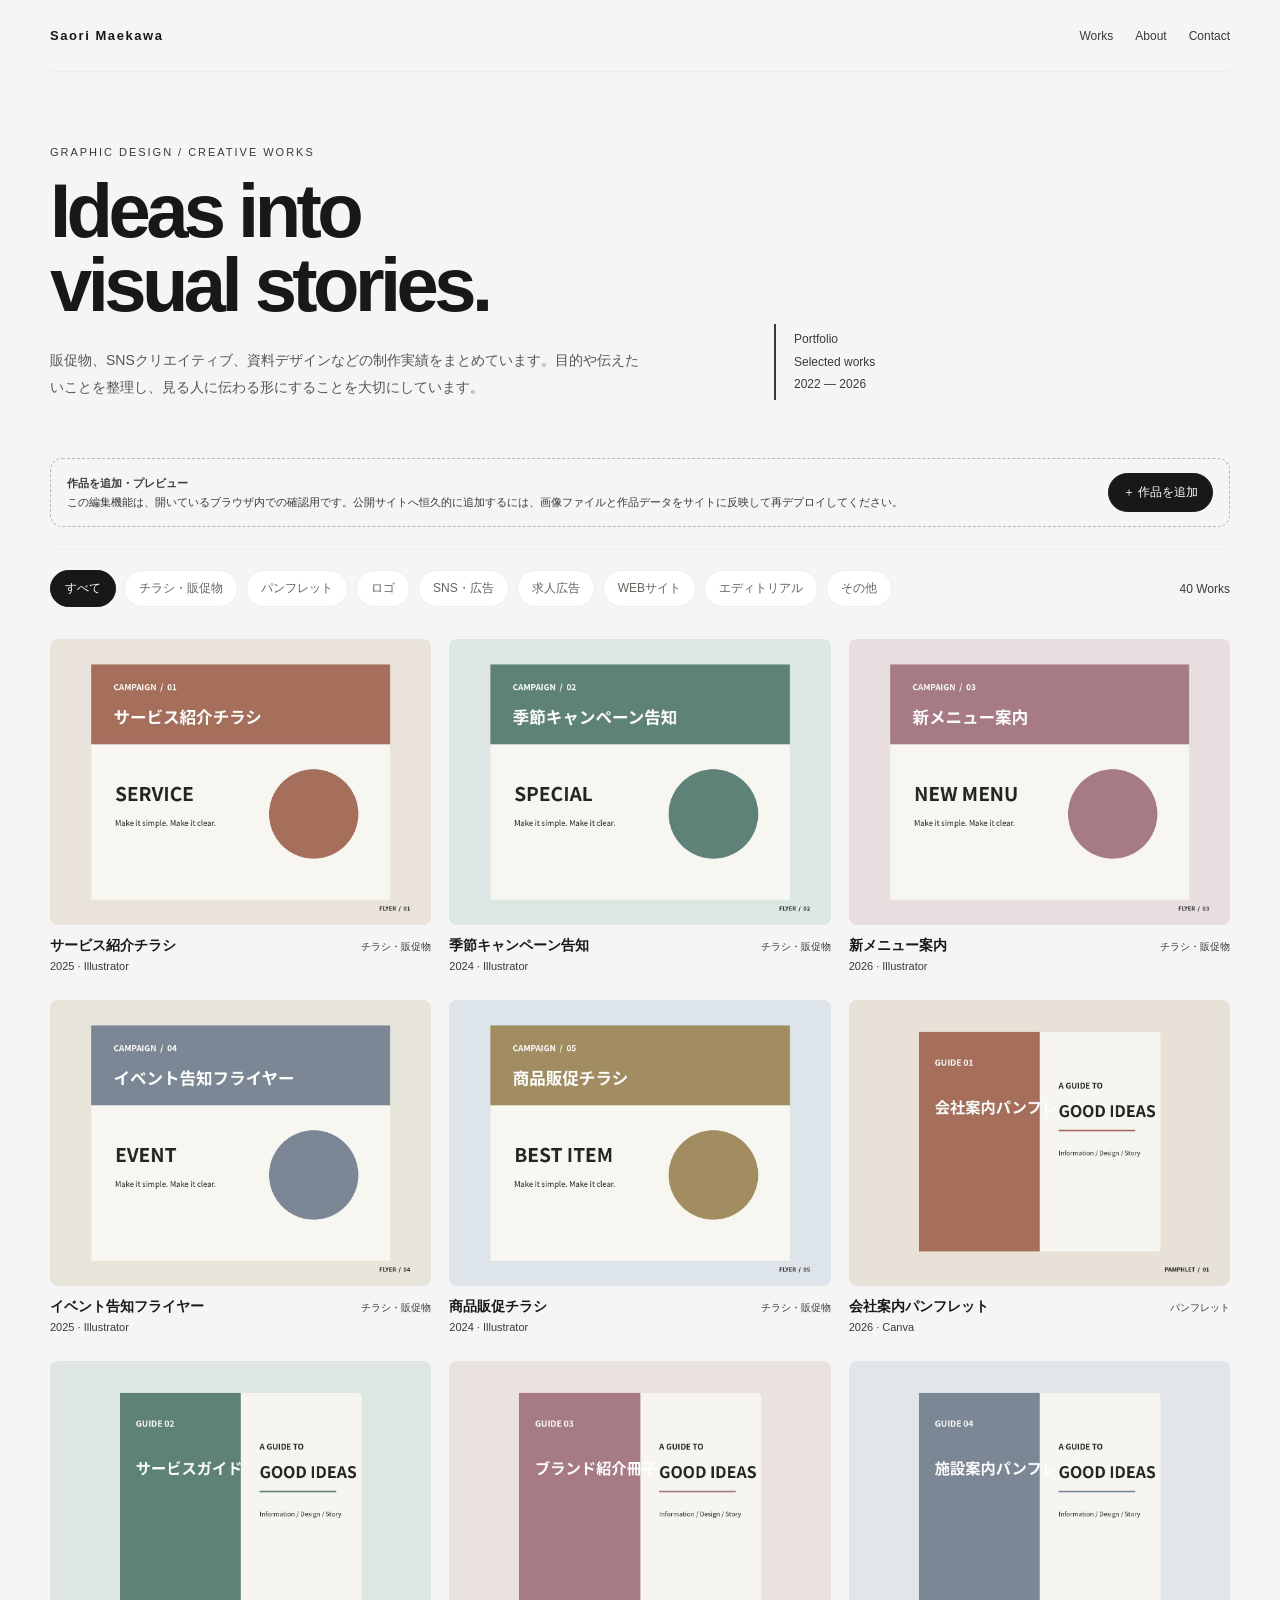
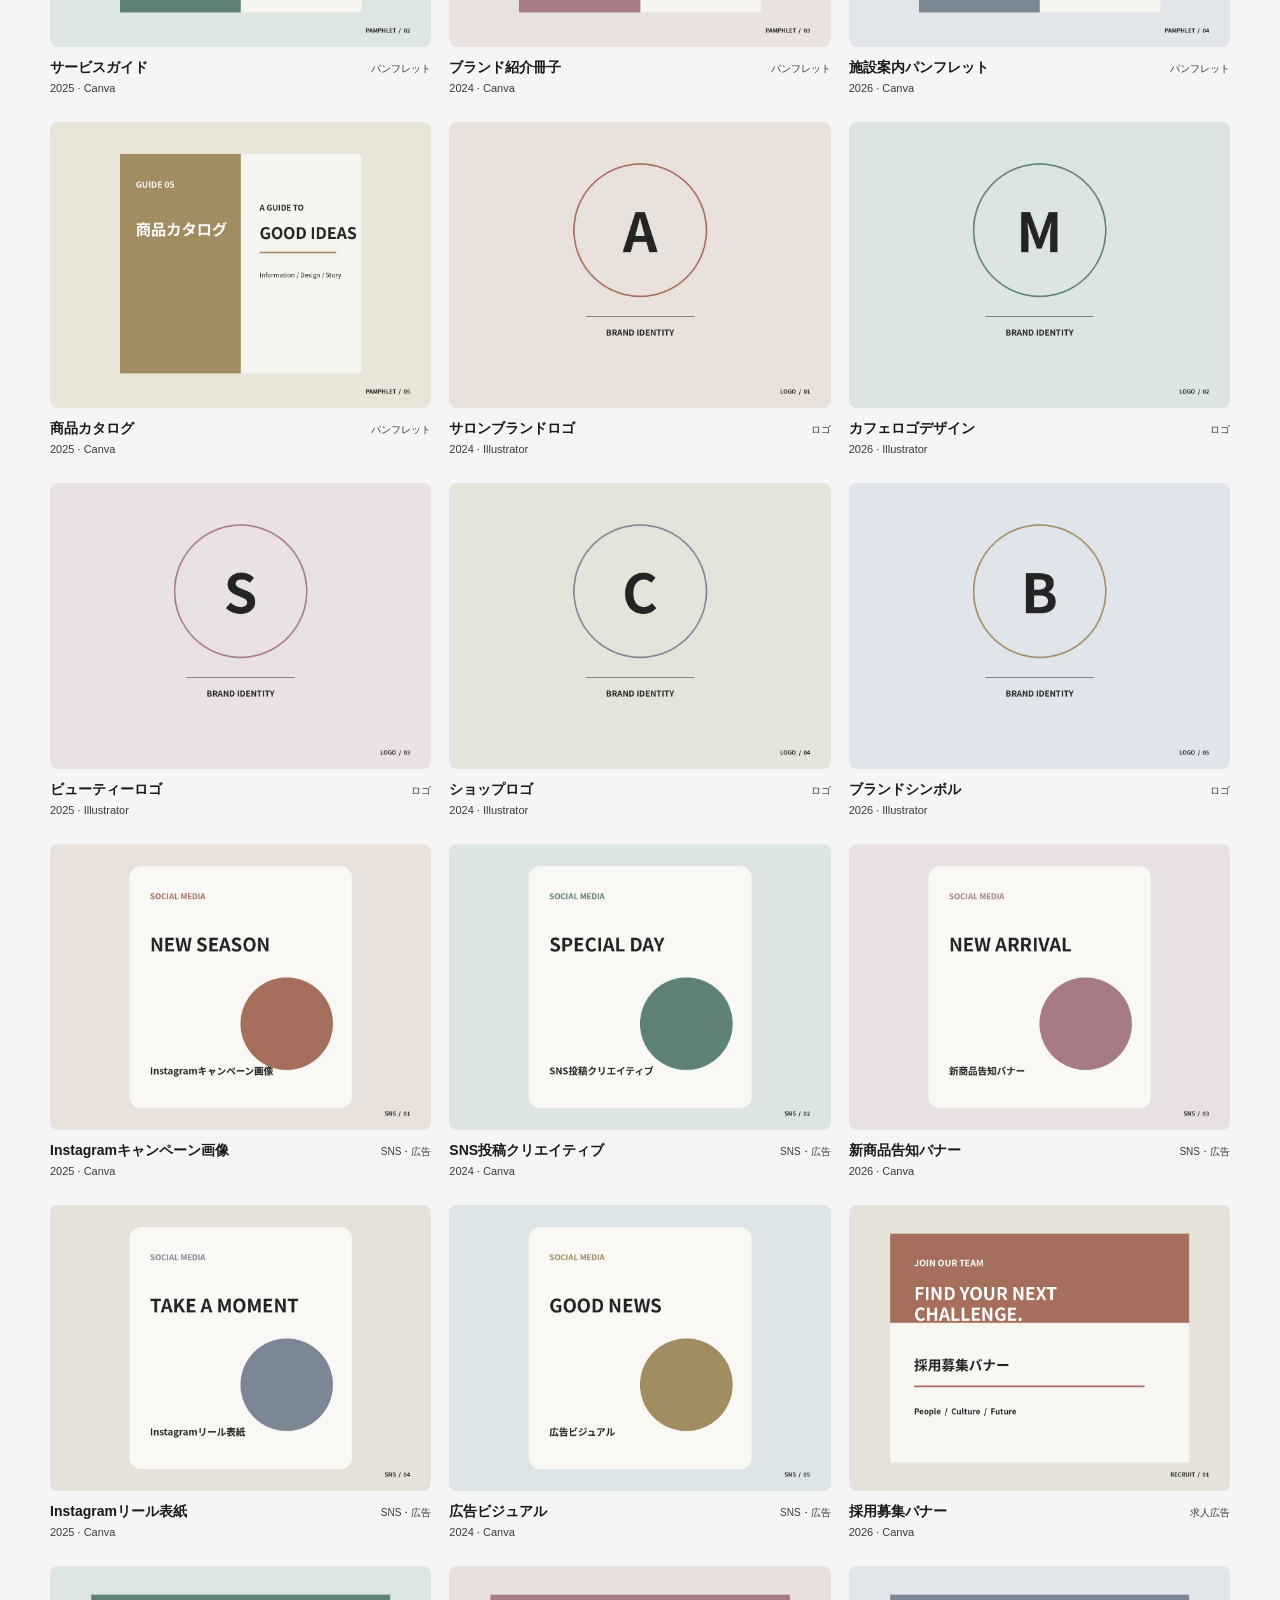
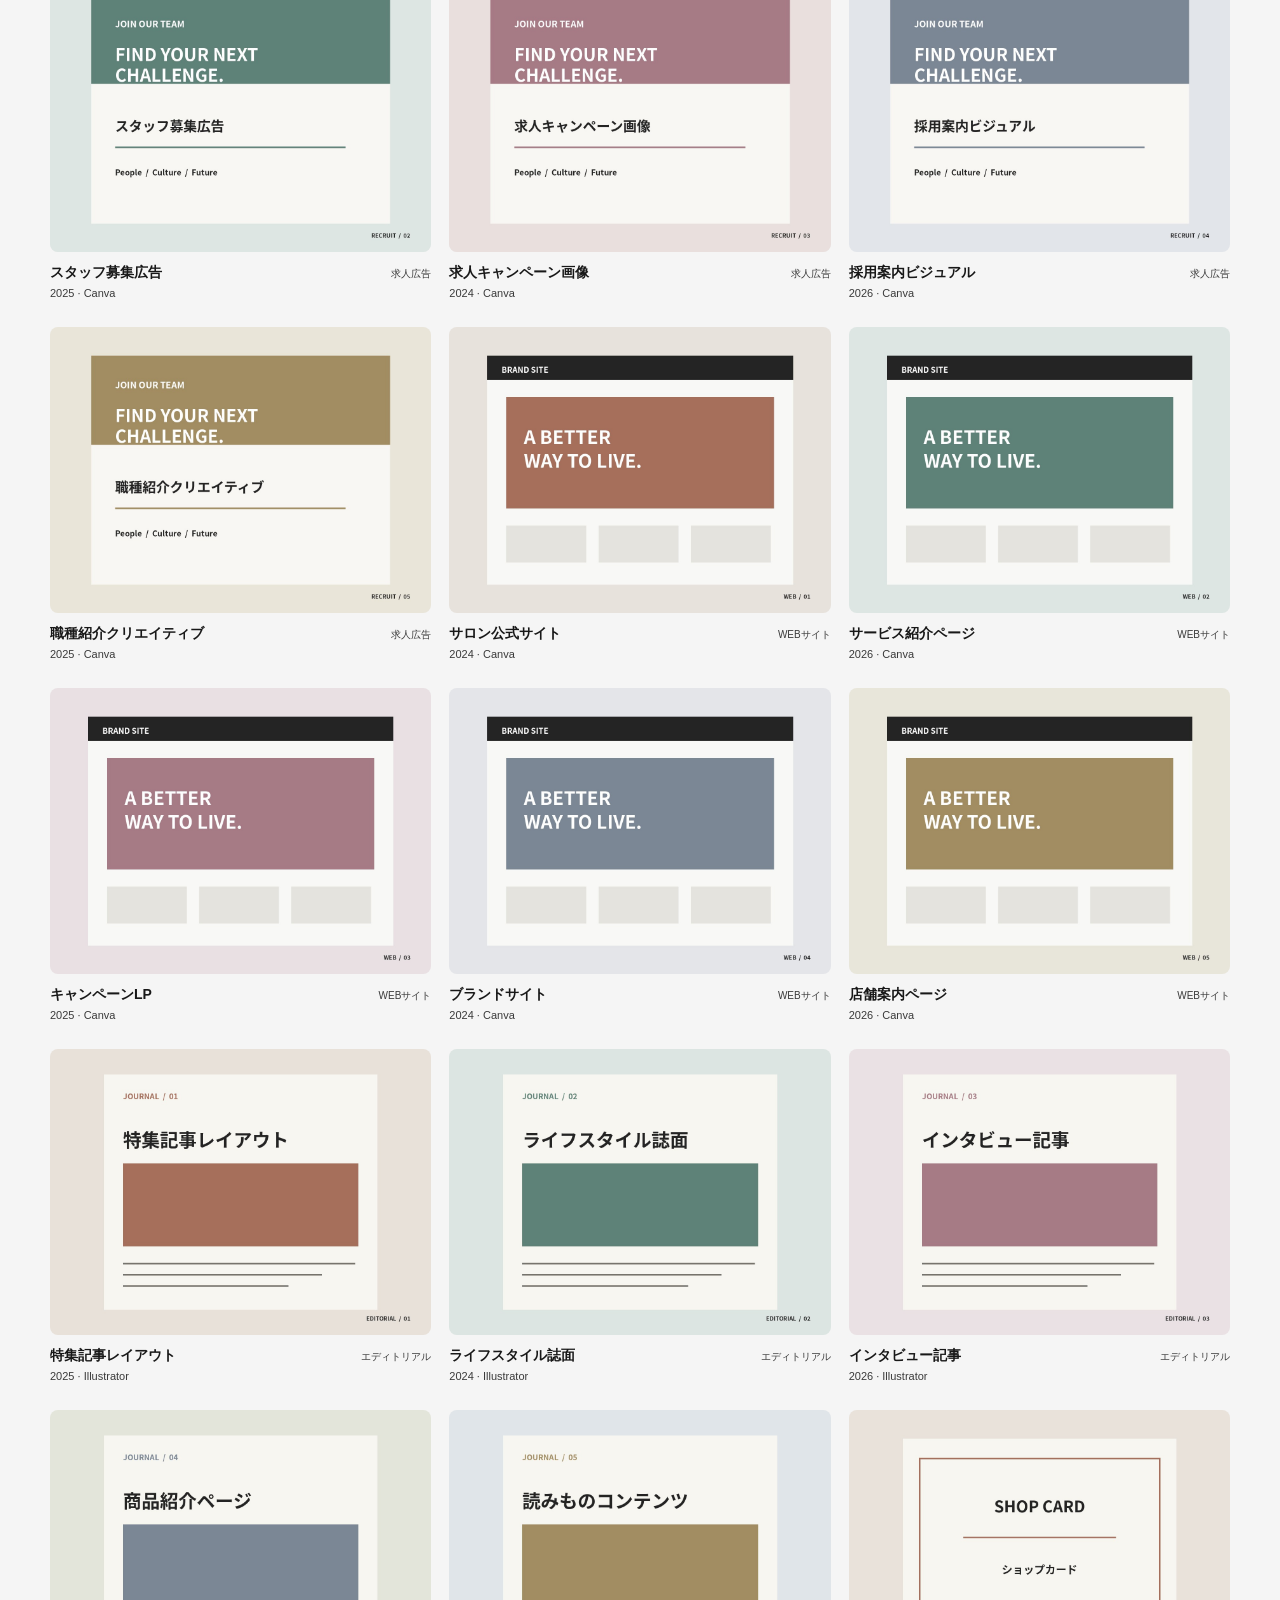
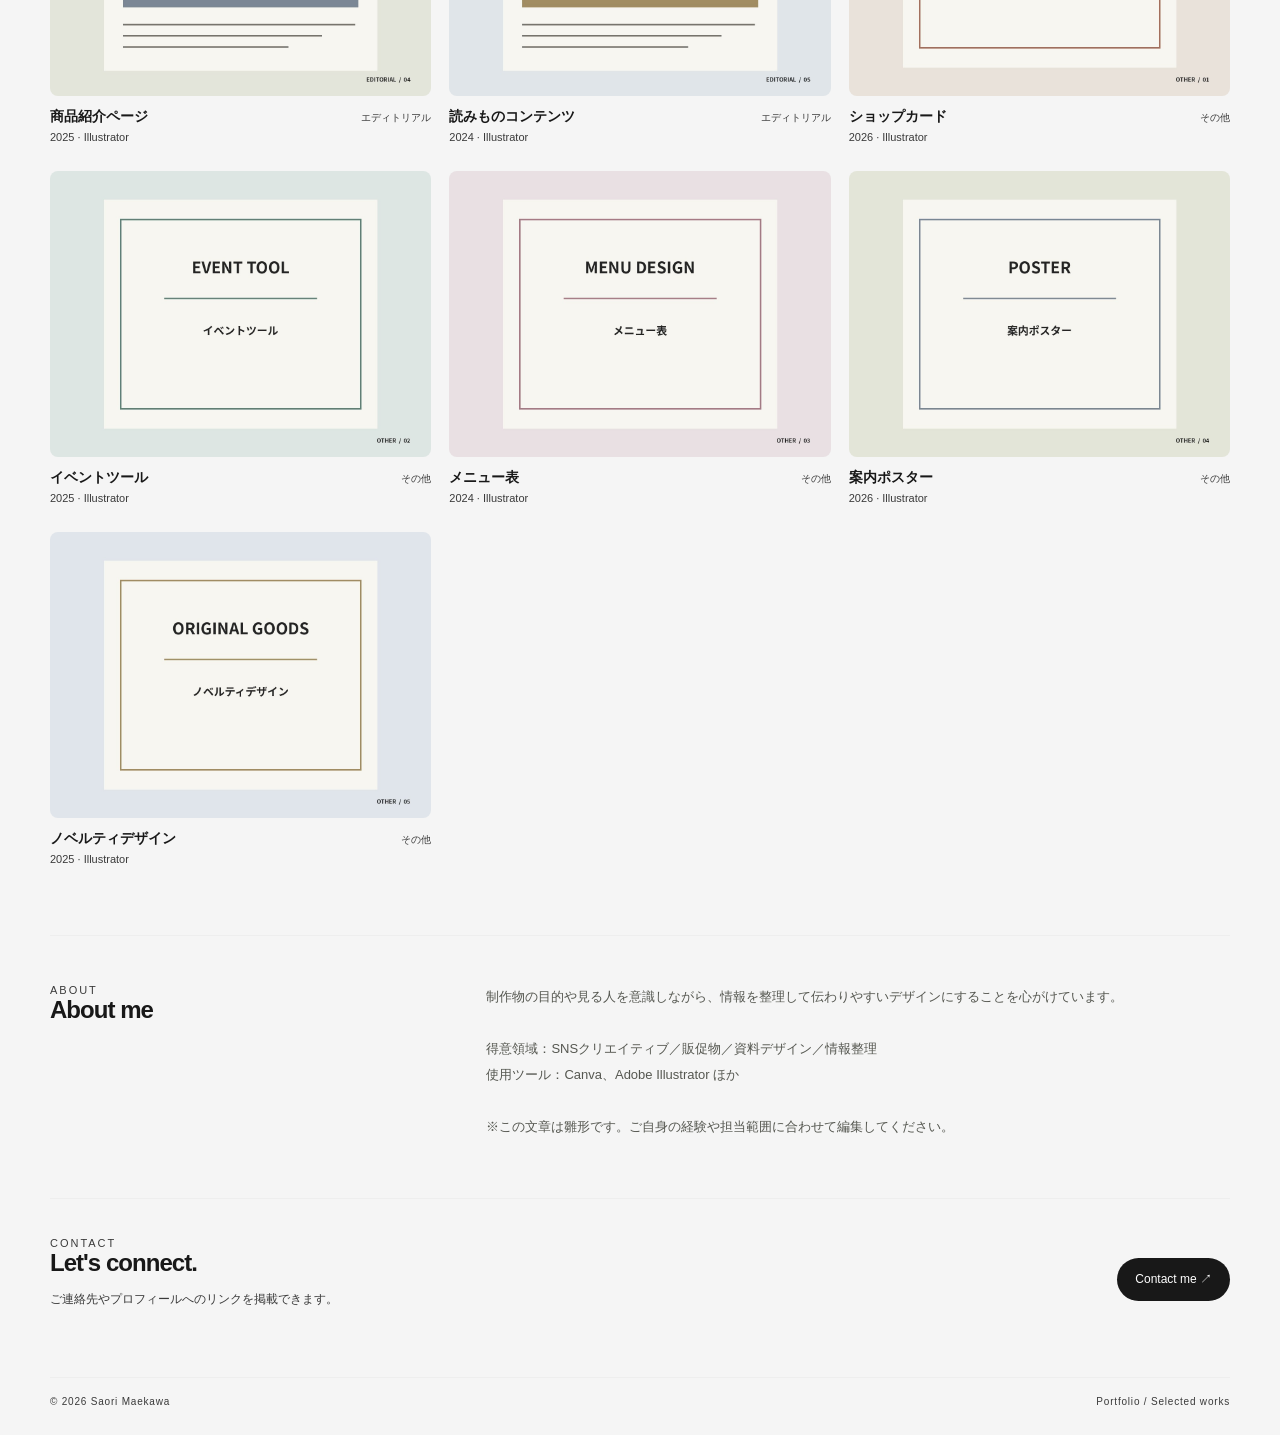
<file: 2026data_1112/index.html>
<!doctype html>
<html lang="ja">
<head>
  <meta charset="utf-8">
  <meta name="viewport" content="width=device-width, initial-scale=1">
  <meta name="description" content="Graphic design and creative works portfolio.">
  <meta name="theme-color" content="#F5F5F5">
  <title>Saori Maekawa — Portfolio</title>
  <link rel="stylesheet" href="css/style.css">
</head>
<body>
  <div class="wrap">
    <header>
      <a class="brand" href="#">Saori Maekawa</a>
      <nav class="nav"><a href="#works">Works</a><a href="#about">About</a><a href="#contact">Contact</a></nav>
    </header>

    <section class="hero">
      <div>
        <div class="eyebrow">Graphic Design / Creative Works</div>
        <h1>Ideas into<br>visual stories.</h1>
        <p>販促物、SNSクリエイティブ、資料デザインなどの制作実績をまとめています。目的や伝えたいことを整理し、見る人に伝わる形にすることを大切にしています。</p>
      </div>
      <div class="hero-note">Portfolio<br>Selected works<br>2022 — 2026</div>
    </section>

    <section id="works">
      <div class="edit-bar">
        <p><strong>作品を追加・プレビュー</strong><br>この編集機能は、開いているブラウザ内での確認用です。公開サイトへ恒久的に追加するには、画像ファイルと作品データをサイトに反映して再デプロイしてください。</p>
        <button class="edit-button" id="toggleEditor">＋ 作品を追加</button>
      </div>
      <div class="edit-panel" id="editPanel">
        <h3>新しい作品をプレビューに追加</h3>
        <form id="projectForm">
          <div class="form-grid">
            <label class="field full">JPG / PNG画像を選択<input id="imageInput" type="file" accept="image/jpeg,image/png,image/webp" required></label>
            <label class="field">作品名<input id="titleInput" required placeholder="例：Instagramキャンペーン画像"></label>
            <label class="field">カテゴリ<select id="categoryInput"><option>チラシ・販促物</option><option>パンフレット</option><option>ロゴ</option><option>SNS・広告</option><option>求人広告</option><option>WEBサイト</option><option>エディトリアル</option><option>その他</option></select></label>
            <label class="field">制作年<input id="yearInput" placeholder="例：2026"></label>
            <label class="field">使用ツール<input id="toolsInput" placeholder="例：Canva / Illustrator"></label>
            <label class="field full">制作目的・工夫した点<textarea id="descriptionInput" placeholder="どんな目的で、どのような工夫をしたか"></textarea></label>
            <label class="field full">担当範囲<input id="roleInput" placeholder="例：構成・デザイン・入稿"></label>
          </div>
          <div class="edit-actions">
            <button class="edit-button" type="submit">プレビューに追加</button>
            <button class="secondary-button" type="button" id="exportButton">作品データをJSONで書き出す</button>
            <button class="secondary-button" type="button" id="closeEditor">閉じる</button>
          </div>
          <p class="notice">注意：このページで追加した画像は一時的なプレビュー用です。ページを再読み込みすると消えます。JSONには画像そのものは含まれないため、公開するには画像ファイルもサイトに追加してください。</p>
        </form>
      </div>
      <div class="toolbar">
        <div class="filters" id="filters"></div>
        <div class="count" id="count"></div>
      </div>
      <div class="grid" id="grid"></div>
    </section>

    <section class="about" id="about">
      <div><div class="eyebrow">About</div><h2>About me</h2></div>
      <p>制作物の目的や見る人を意識しながら、情報を整理して伝わりやすいデザインにすることを心がけています。

得意領域：SNSクリエイティブ／販促物／資料デザイン／情報整理
使用ツール：Canva、Adobe Illustrator ほか

※この文章は雛形です。ご自身の経験や担当範囲に合わせて編集してください。</p>
    </section>

    <section class="contact" id="contact">
      <div><div class="eyebrow">Contact</div><h2>Let's connect.</h2><p>ご連絡先やプロフィールへのリンクを掲載できます。</p></div>
      <a class="contact-link" href="mailto:your-email@example.com">Contact me ↗</a>
    </section>
    <footer><span>© <span id="yearNow"></span> Saori Maekawa</span><span>Portfolio / Selected works</span></footer>
  </div>

  <div class="modal" id="modal" role="dialog" aria-modal="true" aria-label="作品詳細">
    <div class="modal-panel">
      <button class="close" id="closeModal" aria-label="閉じる">×</button>
      <div class="modal-image" id="modalImage"></div>
      <div class="modal-info" id="modalInfo"></div>
    </div>
  </div>

  <script src="js/projects.js" defer></script>
  <script src="js/main.js" defer></script>
</body>
</html>
</file>
<file: 2026data_1112/css/style.css>
:root {
      --bg: #F5F5F5; --paper: #FFFFFF; --ink: #181818; --muted: #3A3A3A;
      --line: #EEEEEE; --accent: #3A3A3A; --soft: #EEEEEE; --radius: 16px;
    }
    * { box-sizing: border-box; }
    html { scroll-behavior: smooth; }
    body { margin: 0; background: var(--bg); color: var(--ink); font-family: Inter, "Noto Sans JP", "Hiragino Kaku Gothic ProN", Meiryo, sans-serif; }
    button, input, textarea, select { font: inherit; }
    button { cursor: pointer; }
    a { color: inherit; }
    .wrap { width: min(1180px, calc(100% - 40px)); margin: auto; }
    header { display: flex; justify-content: space-between; align-items: center; padding: 28px 0; border-bottom: 1px solid var(--line); }
    .brand { font-size: 13px; font-weight: 800; letter-spacing: .12em; text-decoration: none; }
    .nav { display: flex; gap: 22px; align-items: center; font-size: 12px; color: var(--muted); }
    .nav a { text-decoration: none; }
    .hero { padding: 74px 0 58px; display: grid; grid-template-columns: 1.2fr .8fr; gap: 40px; align-items: end; }
    .eyebrow { font-size: 11px; letter-spacing: .18em; text-transform: uppercase; color: var(--muted); }
    h1 { font-size: clamp(38px, 6vw, 76px); letter-spacing: -.06em; line-height: .98; margin: 16px 0 24px; font-weight: 650; }
    .hero p { max-width: 600px; line-height: 1.9; font-size: 14px; color: #555750; margin: 0; }
    .hero-note { border-left: 2px solid var(--accent); padding: 4px 0 4px 18px; color: var(--muted); font-size: 12px; line-height: 1.9; }
    .toolbar { display: flex; justify-content: space-between; align-items: center; gap: 18px; padding: 20px 0; border-top: 1px solid var(--line); }
    .filters { display: flex; flex-wrap: wrap; gap: 8px; }
    .filter { border: 1px solid var(--line); background: #FFFFFF; border-radius: 999px; padding: 9px 14px; color: #62645d; font-size: 12px; transition: background .2s ease, color .2s ease, border-color .2s ease; }
    .filter.active, .filter:hover { background: var(--ink); color: white; border-color: var(--ink); }
    .count { color: var(--muted); font-size: 12px; white-space: nowrap; }
    .grid { display: grid; grid-template-columns: repeat(3, minmax(0, 1fr)); gap: 28px 18px; padding: 12px 0 70px; }
    .card { min-width: 0; border: 0; background: transparent; text-align: left; padding: 0; color: inherit; }
    .thumb { aspect-ratio: 4 / 3; border-radius: 8px; overflow: hidden; background: #EEEEEE; position: relative; display: grid; place-items: center; }
    .thumb img { width: 100%; height: 100%; object-fit: cover; display: block; transition: transform .35s ease; }
    .card:hover .thumb img { transform: scale(1.035); }
    .placeholder { width: 100%; height: 100%; display: flex; align-items: center; justify-content: center; padding: 20px; text-align: center; color: #3A3A3A; background: linear-gradient(135deg, #EEEEEE, #F5F5F5); }
    .placeholder strong { display: block; font-size: 11px; letter-spacing: .14em; margin-bottom: 8px; }
    .placeholder span { font-size: 13px; line-height: 1.6; }
    .card-meta { display: flex; justify-content: space-between; gap: 12px; padding-top: 12px; }
    .card-title { font-size: 14px; font-weight: 650; }
    .card-category { font-size: 10px; color: var(--muted); white-space: nowrap; padding-top: 3px; }
    .card-sub { margin-top: 5px; color: var(--muted); font-size: 11px; }
    .about { border-top: 1px solid var(--line); padding: 48px 0 58px; display: grid; grid-template-columns: .7fr 1.3fr; gap: 36px; }
    .about h2, .contact h2 { margin: 0; font-size: 24px; letter-spacing: -.04em; }
    .about p { margin: 0; color: #555750; font-size: 13px; line-height: 2; white-space: pre-line; }
    .contact { border-top: 1px solid var(--line); padding: 38px 0 54px; display: flex; justify-content: space-between; align-items: center; gap: 24px; }
    .contact p { color: var(--muted); font-size: 12px; line-height: 1.8; }
    .contact-link { display: inline-block; padding: 13px 18px; border-radius: 999px; background: var(--ink); color: white; font-size: 12px; text-decoration: none; }
    footer { border-top: 1px solid var(--line); padding: 18px 0 28px; display: flex; justify-content: space-between; color: var(--muted); font-size: 10px; letter-spacing: .08em; }
    .modal { position: fixed; inset: 0; z-index: 10; background: rgba(20,21,19,.76); display: none; align-items: center; justify-content: center; padding: 24px; }
    .modal.open { display: flex; }
    .modal-panel { background: var(--paper); width: min(1470px, calc(100vw - 48px)); height: auto; max-height: 96vh; overflow: auto; border-radius: 14px; display: grid; grid-template-columns: 1.15fr .85fr; position: relative; }
    .modal-image { aspect-ratio: 4 / 3; align-self: start; width: 100%; height: auto; min-height: 0; background: #EEEEEE; display: flex; align-items: stretch; justify-content: stretch; overflow: hidden; position: relative; }
    .modal-image img { display: block; width: 100%; height: 100%; aspect-ratio: 4 / 3; max-width: 100%; max-height: none; object-fit: cover; object-position: center; }
    .project-nav { position: absolute; bottom: 16px; border: 1px solid rgba(24,24,24,.14); background: rgba(255,255,255,.94); color: #181818; border-radius: 999px; padding: 10px 15px; font-size: 12px; cursor: pointer; z-index: 2; box-shadow: 0 2px 12px rgba(0,0,0,.08); }
    .project-nav:hover:not(:disabled) { background: #181818; color: #FFFFFF; border-color: #181818; }
    .project-nav:disabled { opacity: .35; cursor: not-allowed; }
    .project-nav.back { left: 16px; }
    .project-nav.next { right: 16px; }
    .modal-info { padding: 38px 30px; }
    .close { position: absolute; top: 12px; right: 12px; border: 0; background: rgba(255,255,255,.92); border-radius: 50%; width: 38px; height: 38px; font-size: 22px; z-index: 1; }
    .modal-info h2 { margin: 12px 0; font-size: 25px; line-height: 1.35; }
    .modal-info .desc { font-size: 13px; line-height: 1.9; color: #555750; white-space: pre-line; }
    .detail-list { border-top: 1px solid var(--line); margin-top: 22px; padding-top: 14px; }
    .detail-row { display: grid; grid-template-columns: 84px 1fr; gap: 12px; padding: 8px 0; font-size: 12px; line-height: 1.7; }
    .detail-row dt { color: var(--muted); }
    .detail-row dd { margin: 0; }
    .edit-bar { display: flex; justify-content: space-between; align-items: center; gap: 16px; margin: 0 0 22px; padding: 14px 16px; border: 1px dashed #b7b9b0; border-radius: 12px; }
    .edit-bar p { font-size: 11px; color: var(--muted); margin: 0; line-height: 1.7; }
    .edit-button { border: 1px solid var(--ink); border-radius: 999px; padding: 10px 14px; background: var(--ink); color: white; font-size: 12px; white-space: nowrap; }
    .edit-panel { display: none; background: white; border: 1px solid var(--line); border-radius: 14px; padding: 20px; margin-bottom: 24px; }
    .edit-panel.open { display: block; }
    .edit-panel h3 { margin: 0 0 14px; font-size: 16px; }
    .form-grid { display: grid; grid-template-columns: 1fr 1fr; gap: 12px; }
    .field { display: flex; flex-direction: column; gap: 6px; font-size: 11px; color: var(--muted); }
    .field input, .field select, .field textarea { border: 1px solid var(--line); border-radius: 8px; padding: 10px; color: var(--ink); background: white; width: 100%; }
    .field textarea { min-height: 75px; resize: vertical; }
    .field.full { grid-column: 1 / -1; }
    .edit-actions { display: flex; gap: 8px; margin-top: 14px; flex-wrap: wrap; }
    .secondary-button { border: 1px solid var(--line); background: white; border-radius: 999px; padding: 10px 14px; font-size: 12px; }
    .notice { font-size: 11px; color: #856c3b; background: #faf4e5; border-radius: 8px; padding: 10px 12px; margin: 12px 0 0; line-height: 1.7; }
    .empty { color: var(--muted); font-size: 13px; padding: 32px 0; }
    @media (max-width: 760px) {
      .wrap { width: min(100% - 28px, 600px); }
      header { padding: 20px 0; } .nav { gap: 12px; }
      .hero { padding: 52px 0 38px; grid-template-columns: 1fr; gap: 24px; }
      .hero-note { max-width: 520px; }
      .grid { grid-template-columns: repeat(2, minmax(0, 1fr)); gap: 22px 12px; }
      .toolbar { align-items: flex-start; flex-direction: column; }
      .about { grid-template-columns: 1fr; gap: 16px; padding: 34px 0 42px; }
      .contact { align-items: flex-start; flex-direction: column; }
      .modal { padding: 10px; }
      .modal-panel { display: block; max-height: 96vh; }
      .modal-image { aspect-ratio: 4 / 3; width: 100%; height: auto; min-height: 0; max-height: none; }
      .modal-image img { height: 100%; max-height: none; }
      .modal-info { padding: 24px 20px; }
      .form-grid { grid-template-columns: 1fr; }
      .field.full { grid-column: auto; }
      .edit-bar { align-items: flex-start; flex-direction: column; }
    }
</file>
